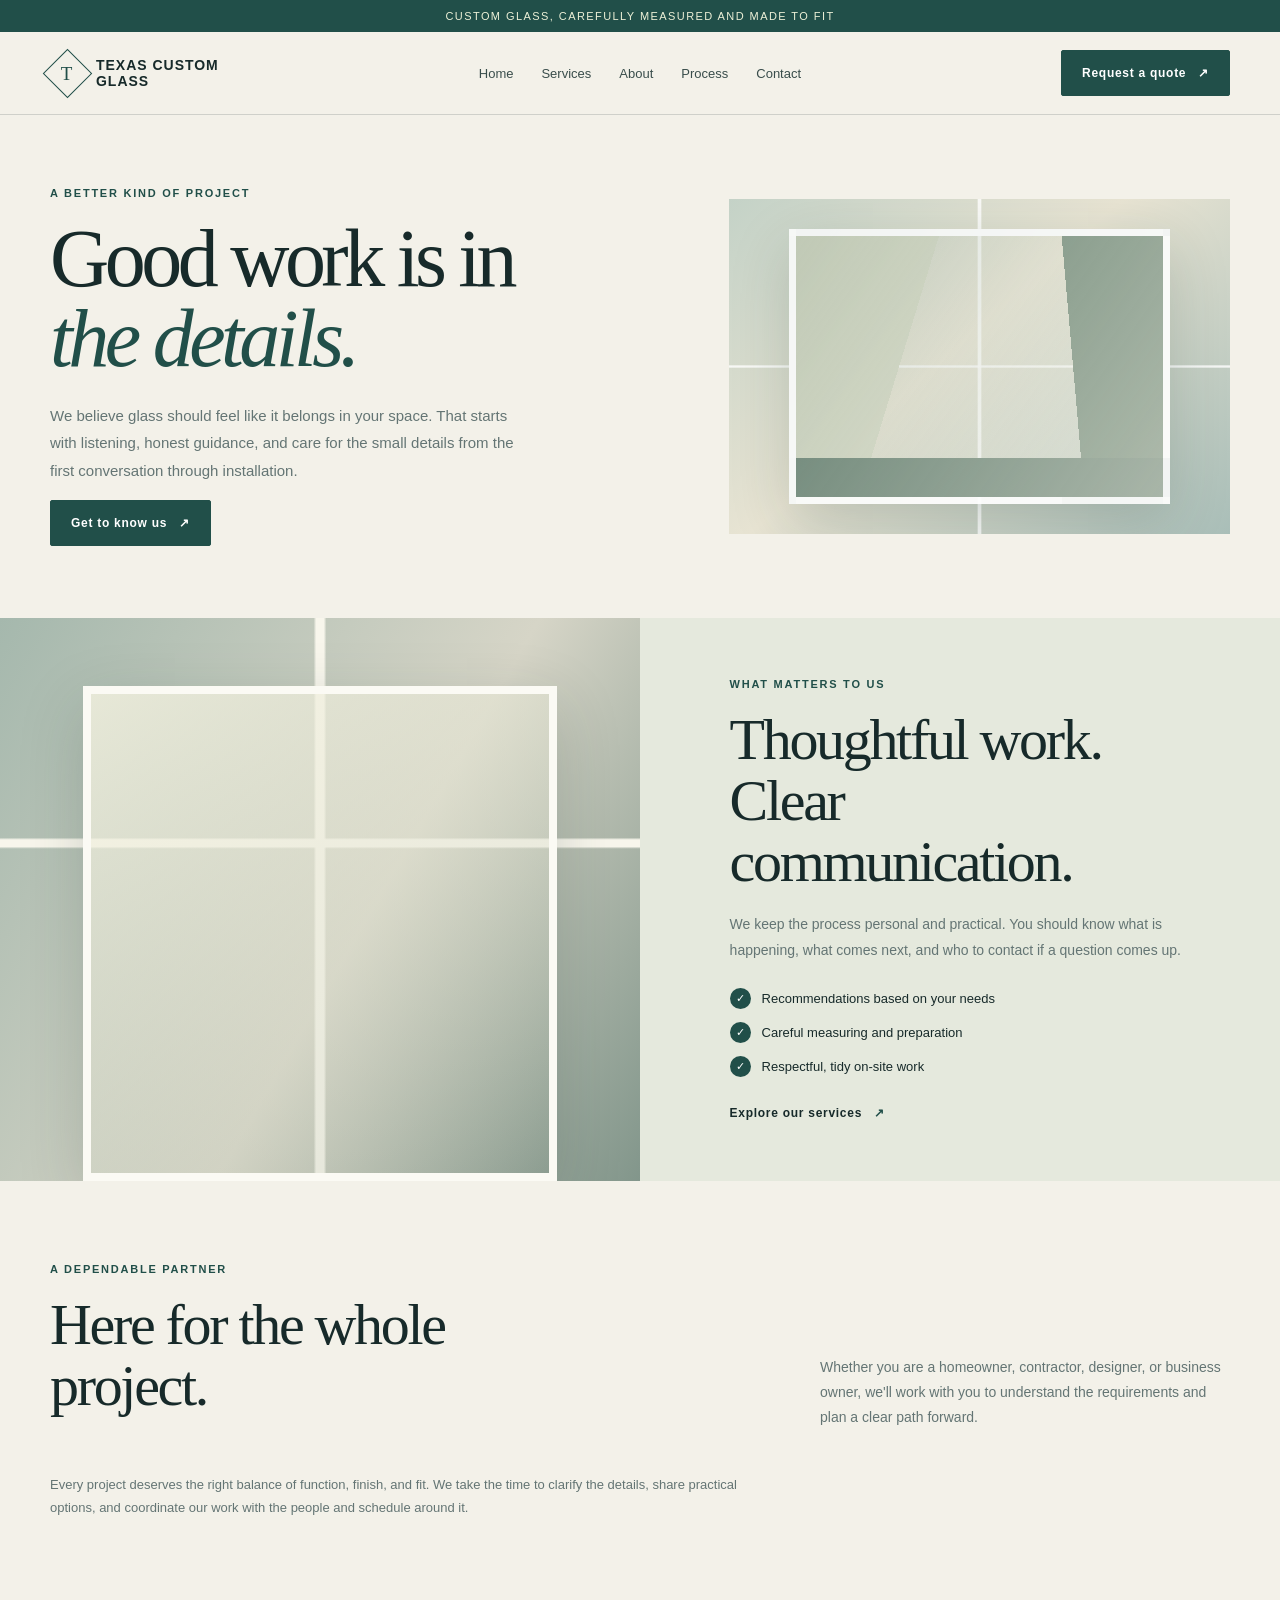
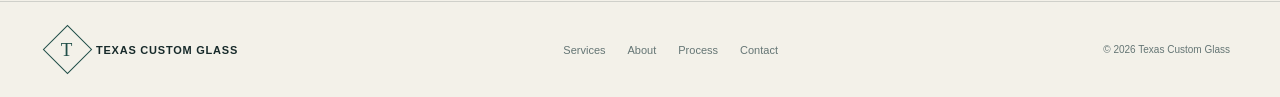
<file: about.html>
<!doctype html>
<html lang="en">
<head>
  <meta charset="utf-8">
  <meta name="viewport" content="width=device-width, initial-scale=1">
  <meta name="description" content="Learn about Texas Custom Glass and our thoughtful approach to custom glass projects.">
  <title>About | Texas Custom Glass</title>
  <link rel="stylesheet" href="styles.css">
</head>
<body>
  <div class="topline">Custom glass, carefully measured and made to fit</div>
  <header><nav class="nav wrap" aria-label="Main navigation">
    <a class="brand" href="index.html"><span class="brand-mark" aria-hidden="true"><span>T</span></span><span>Texas Custom<br>Glass</span></a>
    <button class="menu-button" type="button" aria-label="Open navigation" aria-expanded="false" aria-controls="nav-links">☰</button>
    <div class="nav-links" id="nav-links"><a href="index.html">Home</a><a href="services.html">Services</a><a href="about.html" aria-current="page">About</a><a href="process.html">Process</a><a href="contact.html">Contact</a></div>
    <a class="nav-cta" href="contact.html">Request a quote <span aria-hidden="true">↗</span></a>
  </nav></header>
  <main>
    <section class="page-hero wrap">
      <div><p class="eyebrow">A better kind of project</p><h1>Good work is in<br><em>the details.</em></h1><p>We believe glass should feel like it belongs in your space. That starts with listening, honest guidance, and care for the small details from the first conversation through installation.</p><a class="button" href="contact.html">Get to know us <span aria-hidden="true">↗</span></a></div>
      <div class="page-art" role="img" aria-label="Abstract architectural glass panels in a calm interior"></div>
    </section>
    <section class="feature"><div class="feature-visual" role="img" aria-label="Abstract glass wall bringing natural light into a room"></div><div class="feature-copy"><p class="eyebrow">What matters to us</p><h2>Thoughtful work.<br>Clear communication.</h2><p>We keep the process personal and practical. You should know what is happening, what comes next, and who to contact if a question comes up.</p><ul class="check-list"><li>Recommendations based on your needs</li><li>Careful measuring and preparation</li><li>Respectful, tidy on-site work</li></ul><a class="text-link" href="services.html">Explore our services <span aria-hidden="true">↗</span></a></div></section>
    <section class="section wrap"><div class="section-heading"><div><p class="eyebrow">A dependable partner</p><h2>Here for the whole<br>project.</h2></div><p>Whether you are a homeowner, contractor, designer, or business owner, we'll work with you to understand the requirements and plan a clear path forward.</p></div><p class="body-copy" style="max-width:700px">Every project deserves the right balance of function, finish, and fit. We take the time to clarify the details, share practical options, and coordinate our work with the people and schedule around it.</p></section>
  </main>
  <footer><div class="footer-inner wrap"><a class="brand footer-brand" href="index.html"><span class="brand-mark" aria-hidden="true"><span>T</span></span><span>Texas Custom Glass</span></a><div class="footer-links"><a href="services.html">Services</a><a href="about.html">About</a><a href="process.html">Process</a><a href="contact.html">Contact</a></div><div class="copyright">© <span class="year"></span> Texas Custom Glass</div></div></footer>
  <script src="site.js"></script>
</body>
</html>
</file>
<file: styles.css>
:root {
  color-scheme: light;
  --ink: #172a2a;
  --muted: #647574;
  --paper: #f3f1e9;
  --white: #fffefa;
  --green: #214f49;
  --lime: #d7e36a;
  --line: rgba(23, 42, 42, .16);
  --serif: Georgia, "Times New Roman", serif;
  --sans: "Segoe UI", Arial, sans-serif;
}
* { box-sizing: border-box; }
html { scroll-behavior: smooth; }
body { margin: 0; color: var(--ink); background: var(--paper); font-family: var(--sans); -webkit-font-smoothing: antialiased; }
a { color: inherit; }
button, input, select, textarea { font: inherit; }
.wrap { width: min(1180px, calc(100% - 48px)); margin-inline: auto; }
.topline { padding: 10px 24px; color: #ecf0d7; background: var(--green); text-align: center; font-size: 11px; letter-spacing: .13em; text-transform: uppercase; }
header { position: relative; z-index: 3; border-bottom: 1px solid var(--line); }
.nav { min-height: 82px; display: flex; align-items: center; justify-content: space-between; gap: 30px; }
.brand { display: inline-flex; align-items: center; gap: 11px; text-decoration: none; font-size: 14px; font-weight: 750; letter-spacing: .07em; text-transform: uppercase; }
.brand-mark { width: 35px; height: 35px; display: grid; place-items: center; border: 1px solid var(--green); color: var(--green); font-family: var(--serif); font-size: 19px; font-weight: 400; transform: rotate(45deg); }
.brand-mark span { transform: rotate(-45deg); }
.nav-links { display: flex; align-items: center; gap: 28px; }
.nav-links a { color: #394d4b; text-decoration: none; font-size: 13px; }
.nav-links a:hover, .footer-links a:hover { color: var(--green); text-decoration: underline; }
.nav-cta, .button { min-height: 46px; display: inline-flex; align-items: center; justify-content: center; gap: 12px; padding: 0 20px; border: 1px solid var(--green); border-radius: 2px; background: var(--green); color: white; text-decoration: none; font-size: 12px; font-weight: 700; letter-spacing: .06em; transition: background .2s, transform .2s; cursor: pointer; }
.nav-cta:hover, .button:hover { background: #173d38; transform: translateY(-1px); }
.menu-button { display: none; width: 42px; height: 42px; border: 1px solid var(--line); background: transparent; color: var(--ink); cursor: pointer; }
.eyebrow { margin: 0 0 20px; color: var(--green); font-size: 11px; font-weight: 750; letter-spacing: .16em; text-transform: uppercase; }
h1, h2, h3, p { margin-top: 0; }
h1, h2 { font-family: var(--serif); font-weight: 400; }
h1 { margin-bottom: 22px; font-size: clamp(52px, 7vw, 82px); line-height: .98; letter-spacing: -.055em; }
h1 em { color: var(--green); font-weight: 400; }
h2 { margin-bottom: 18px; font-size: clamp(38px, 5vw, 58px); line-height: 1.05; letter-spacing: -.04em; }
.page-hero { min-height: 390px; display: grid; grid-template-columns: 1fr .8fr; align-items: center; gap: 52px; padding-block: 72px; }
.page-hero p:not(.eyebrow) { max-width: 470px; color: var(--muted); font-size: 15px; line-height: 1.85; }
.hero-art, .page-art { position: relative; min-height: 335px; overflow: hidden; background: linear-gradient(90deg, transparent 49.5%, rgba(255,255,255,.82) 49.8%, rgba(255,255,255,.82) 50.2%, transparent 50.5%), linear-gradient(0deg, transparent 49.5%, rgba(255,255,255,.82) 49.8%, rgba(255,255,255,.82) 50.2%, transparent 50.5%), linear-gradient(138deg, #c4d2c7, #e8e4d3 45%, #a9beb8); }
.hero-art::before, .page-art::before { content: ""; position: absolute; inset: 9% 12%; border: 7px solid rgba(255,255,255,.9); background: linear-gradient(125deg, rgba(91,124,111,.18), rgba(250,248,237,.45)), linear-gradient(0deg, #667f70 0 15%, transparent 15%), linear-gradient(107deg, #d6dac5 0 32%, transparent 32%), linear-gradient(265deg, #708876 0 26%, transparent 26%); box-shadow: 0 18px 55px rgba(22,51,46,.18); }
.home-hero { min-height: 500px; grid-template-columns: 1fr .94fr; gap: 64px; padding-block: 68px; }
.home-hero-copy > p:not(.eyebrow) { max-width: 470px; color: var(--muted); font-size: 17px; line-height: 1.8; }
.home-hero-art { min-height: 430px; border-radius: 2px; background-color: #b6c8bc; background-image: url("images/window-installation.png"); background-position: center; background-size: cover; box-shadow: 0 24px 60px rgba(23,42,42,.13); }
.home-hero-art::before { content: none; }
.home-hero-art::after { content: ""; position: absolute; inset: 0; background: linear-gradient(180deg, transparent 55%, rgba(23,42,42,.2)); pointer-events: none; }
.home-hero .hero-note { z-index: 1; left: 6%; bottom: 6%; width: 205px; }
.home-hero-actions { display: flex; align-items: center; gap: 24px; flex-wrap: wrap; }
.process-hero-image { background-color: #b6c8bc; background-image: url("images/window-installation.png"); background-position: center; background-size: cover; }
.process-hero-image::before { content: none; }
.process-page-hero .hero-note { left: 6%; bottom: 6%; width: 205px; }
.home-value-strip { display: grid; grid-template-columns: repeat(3, 1fr); gap: 24px; padding-block: 26px; border-top: 1px solid var(--line); border-bottom: 1px solid var(--line); }
.home-value-item { padding-left: 18px; border-left: 3px solid var(--lime); }
.home-value-item .eyebrow { margin-bottom: 8px; font-size: 9px; }
.home-value-item strong, .home-value-item span { display: block; }
.home-value-item strong { margin-bottom: 5px; font-family: var(--serif); font-size: 20px; font-weight: 400; }
.home-value-item span { color: var(--muted); font-size: 12px; line-height: 1.6; }
.home-services { padding-top: 76px; }
.hero-note { position: absolute; left: 0; bottom: 8%; width: 168px; padding: 17px; background: var(--lime); box-shadow: 0 12px 30px rgba(23,42,42,.12); }
.hero-note strong { display: block; margin-bottom: 6px; font-family: var(--serif); font-size: 23px; font-weight: 400; }
.hero-note span { color: #445239; font-size: 11px; line-height: 1.5; }
.section { padding-block: 82px; }
.section-heading { display: flex; align-items: end; justify-content: space-between; gap: 40px; margin-bottom: 38px; }
.section-heading > p { max-width: 410px; margin-bottom: 4px; color: var(--muted); font-size: 14px; line-height: 1.8; }
.services-grid { display: grid; grid-template-columns: repeat(3, 1fr); gap: 14px; }
.service-card { min-height: 325px; padding: 0; border: 1px solid var(--line); background: var(--white); transition: transform .2s, box-shadow .2s; }
.service-card:hover { transform: translateY(-4px); box-shadow: 0 12px 35px rgba(23,42,42,.08); }
.service-image { min-height: 175px; background-color: #e5e9dd; background-position: center; background-size: cover; }
.service-card-link { display: inline-flex; margin: 0 22px 22px; }
.service-detail-image { background-position: center; background-size: cover; }
.service-detail-image::before { content: none; }
.service-detail-copy { max-width: 760px; }
.service-detail-copy > p:not(.eyebrow) { color: var(--muted); font-size: 14px; line-height: 1.9; }
.related-services-grid { display: grid; grid-template-columns: repeat(3, 1fr); gap: 14px; }
.related-service-card { display: block; overflow: hidden; border: 1px solid var(--line); background: var(--white); color: inherit; text-decoration: none; transition: transform .2s, box-shadow .2s; }
.related-service-card:hover { transform: translateY(-4px); box-shadow: 0 12px 35px rgba(23,42,42,.08); }
.related-service-card:focus-visible { outline: 2px solid var(--green); outline-offset: 3px; }
.related-service-image { display: block; min-height: 160px; background-color: #e5e9dd; background-position: center; background-size: cover; }
.related-service-card-content { display: flex; flex-direction: column; gap: 10px; padding: 16px 18px 18px; }
.related-service-card-content strong { font-family: var(--serif); font-size: 19px; font-weight: 400; }
.related-service-card-content .text-link { color: var(--green); }
.service-card h3 { margin: 20px 22px 10px; }
.service-card p { margin: 0 22px 24px; }
.service-icon { width: 44px; height: 44px; display: grid; place-items: center; margin-bottom: 27px; border: 1px solid #c5d2c4; color: var(--green); font-family: var(--serif); font-size: 22px; }
.service-card h3, .process-step h3 { margin-bottom: 11px; font-family: var(--serif); font-size: 22px; font-weight: 400; }
.service-card p, .body-copy { margin-bottom: 0; color: var(--muted); font-size: 13px; line-height: 1.8; }
.service-card p { margin-bottom: 24px; }
.feature { display: grid; grid-template-columns: 1fr 1fr; background: #e5e9dd; }
.feature-visual { min-height: 420px; position: relative; overflow: hidden; background: linear-gradient(90deg, transparent 49%, #f8f6ec 49.4%, #f8f6ec 50.6%, transparent 51%), linear-gradient(0deg, transparent 59%, #f8f6ec 59.4%, #f8f6ec 60.6%, transparent 61%), linear-gradient(120deg, #a5b8ad, #d6d5c7 56%, #82968b); }
.feature-visual::before { content: ""; position: absolute; inset: 12% 13% 0; border: 8px solid #fbfaf4; background: linear-gradient(145deg, rgba(244,242,224,.8), rgba(79,106,91,.12)); box-shadow: 0 20px 60px rgba(24,46,40,.18); }
.home-feature-visual { background-color: #c9d6cb; background-image: url("images/frameless-shower.png"); background-position: center; background-size: cover; }
.home-feature-visual::before { content: none; }
.feature-copy { align-self: center; padding: 60px clamp(32px, 7vw, 90px); }
.feature-copy > p:not(.eyebrow) { margin-bottom: 24px; color: var(--muted); font-size: 14px; line-height: 1.9; }
.check-list { display: grid; gap: 13px; margin: 0 0 26px; padding: 0; list-style: none; }
.check-list li { display: flex; align-items: center; gap: 11px; font-size: 13px; }
.check-list li::before { content: "✓"; width: 21px; height: 21px; display: grid; place-items: center; border-radius: 50%; background: var(--green); color: white; font-size: 11px; }
.text-link { text-decoration: none; font-size: 12px; font-weight: 700; letter-spacing: .06em; }
.text-link span { padding-left: 8px; color: var(--green); }
.process { background: var(--green); color: var(--white); }
.process .eyebrow { color: var(--lime); }
.process .section-heading > p, .process-step p { color: #c4d1c9; }
.process-grid { display: grid; grid-template-columns: repeat(3, 1fr); gap: 34px; margin-top: 45px; }
.process-step { padding-top: 21px; border-top: 1px solid rgba(255,255,255,.35); }
.process-step span { color: var(--lime); font-family: var(--serif); font-size: 16px; }
.process-step h3 { margin: 22px 0 12px; font-size: 25px; }
.process-step p { max-width: 310px; margin-bottom: 0; font-size: 13px; line-height: 1.8; }
.process-detail-section { background: #e5e9dd; color: var(--ink); }
.process-detail-section .eyebrow { color: var(--green); }
.process-detail-section .section-heading > p { color: var(--muted); }
.process-detail-section .process-grid { gap: 16px; }
.process-detail-section .process-step { min-height: 265px; padding: 26px; border: 1px solid var(--line); background: var(--white); }
.process-detail-section .process-step span { display: inline-flex; padding: 7px 9px; background: #e5e9dd; color: var(--green); font-family: var(--sans); font-size: 10px; font-weight: 750; letter-spacing: .1em; }
.process-detail-section .process-step h3 { margin-top: 25px; }
.process-detail-section .process-step p { color: var(--muted); }
.process-next-step { background: var(--white); }
.process-next-step-inner { display: flex; align-items: center; justify-content: space-between; gap: 40px; }
.process-next-step-inner > div { max-width: 600px; }
.process-next-step-inner h2 { margin-bottom: 12px; }
.process-next-step-inner p:not(.eyebrow) { margin-bottom: 0; color: var(--muted); font-size: 14px; line-height: 1.8; }
.contact-hero .button { margin-top: 5px; }
.contact-hero-image { background-color: #b6c8bc; background-image: url("images/window-installation.png"); background-position: center; background-size: cover; }
.contact-hero-image::before { content: none; }
.contact-hero .hero-note { left: 6%; bottom: 6%; width: 205px; }
.home-contact { background: var(--lime); }
.home-contact-inner { min-height: 300px; display: flex; align-items: center; justify-content: space-between; gap: 40px; padding-block: 60px; }
.home-contact .eyebrow { margin-bottom: 14px; }
.home-contact h2 { margin-bottom: 14px; }
.home-contact-inner > div > p:not(.eyebrow) { max-width: 470px; margin-bottom: 0; color: #445239; font-size: 14px; line-height: 1.8; }
.home-contact .button { flex-shrink: 0; }
.quote-section { background: #e5e9dd; }
.quote-layout { display: grid; grid-template-columns: .8fr 1.2fr; align-items: start; gap: 70px; }
.quote-intro > p:not(.eyebrow) { max-width: 380px; color: var(--muted); font-size: 14px; line-height: 1.8; }
.contact-methods { display: grid; gap: 10px; margin-block: 28px 30px; }
.contact-detail { display: grid; gap: 8px; padding: 16px; border: 1px solid var(--line); background: var(--white); font-size: 13px; }
.contact-detail span { color: var(--muted); font-size: 11px; letter-spacing: .1em; text-transform: uppercase; }
.contact-detail a { width: fit-content; color: var(--green); font-weight: 650; text-decoration-thickness: 1px; text-underline-offset: 3px; }
.contact-start { padding-top: 22px; border-top: 1px solid var(--line); }
.contact-start .eyebrow { margin-bottom: 12px; }
.contact-start ul { display: grid; gap: 9px; margin: 0; padding: 0; color: var(--muted); font-size: 12px; line-height: 1.6; list-style: none; }
.contact-start li { position: relative; padding-left: 18px; }
.contact-start li::before { position: absolute; left: 0; color: var(--green); content: "✓"; }
.quote-form { display: grid; grid-template-columns: 1fr 1fr; gap: 18px; padding: 32px; border: 1px solid var(--line); background: var(--white); box-shadow: 0 18px 45px rgba(23,42,42,.06); }
.quote-form-heading { grid-column: 1 / -1; padding-bottom: 14px; border-bottom: 1px solid var(--line); }
.quote-form-heading .eyebrow { margin-bottom: 9px; }
.quote-form-heading h3 { margin-bottom: 7px; font-family: var(--serif); font-size: 28px; font-weight: 400; }
.quote-form-heading > p:last-child { margin-bottom: 0; color: var(--muted); font-size: 11px; }
.quote-form-heading > p:last-child span, .field label span { color: var(--green); }
.field { display: grid; gap: 8px; }
.field.full { grid-column: 1 / -1; }
.field label { font-size: 11px; font-weight: 700; letter-spacing: .05em; }
.field input, .field select, .field textarea { width: 100%; min-height: 48px; padding: 12px 13px; border: 1px solid var(--line); border-radius: 2px; outline: none; background: #fbfaf6; color: var(--ink); font-size: 13px; }
.field textarea { min-height: 132px; resize: vertical; }
.field input:focus, .field select:focus, .field textarea:focus { border-color: var(--green); box-shadow: 0 0 0 2px rgba(33,79,73,.1); }
.form-bottom { grid-column: 1 / -1; display: flex; align-items: flex-start; gap: 16px; flex-wrap: wrap; }
.form-note, .form-status { margin: 0; color: var(--muted); font-size: 11px; line-height: 1.6; }
.form-bottom .form-note { flex: 1 1 220px; padding-top: 3px; }
.form-status { flex-basis: 100%; color: var(--green); }
footer { padding-block: 30px; border-top: 1px solid var(--line); }
.footer-inner { display: flex; align-items: center; justify-content: space-between; gap: 20px; }
.footer-brand { font-size: 11px; }
.footer-links { display: flex; gap: 22px; }
.footer-links a { color: var(--muted); text-decoration: none; font-size: 11px; }
.copyright { color: var(--muted); font-size: 10px; }
@media (max-width: 900px) {
  .services-grid { grid-template-columns: repeat(2, 1fr); }
  .home-hero { gap: 32px; }
  .home-hero-art { min-height: 370px; }
  .page-hero { gap: 28px; }
  .feature-copy { padding: 45px 32px; }
  .process-detail-section .process-step { min-height: 0; }
  .quote-layout { gap: 40px; }
}
@media (max-width: 680px) {
  .wrap { width: min(100% - 36px, 520px); }
  .topline { padding: 9px 14px; font-size: 9px; }
  .nav { min-height: 70px; }
  .menu-button { display: block; margin-left: auto; }
  .nav-cta { min-height: 40px; padding-inline: 13px; font-size: 10px; }
  .nav-links { position: absolute; top: 69px; left: 0; right: 0; display: none; padding: 18px 24px 22px; border-bottom: 1px solid var(--line); background: var(--paper); }
  .nav-links.is-open { display: grid; gap: 18px; }
  .page-hero { grid-template-columns: 1fr; gap: 28px; padding-block: 50px; }
  .home-hero { gap: 32px; padding-block: 50px; }
  .home-hero-art { min-height: 330px; }
  .home-value-strip { grid-template-columns: 1fr; gap: 20px; }
  .home-contact-inner { min-height: 0; align-items: flex-start; flex-direction: column; gap: 28px; padding-block: 48px; }
  .process-next-step-inner { align-items: flex-start; flex-direction: column; gap: 24px; }
  .page-art, .hero-art { min-height: 290px; }
  .section { padding-block: 62px; }
  .section-heading { align-items: start; flex-direction: column; gap: 14px; margin-bottom: 28px; }
  .services-grid { gap: 10px; }
  .related-services-grid { grid-template-columns: repeat(2, 1fr); }
  .service-card { min-height: 300px; }
  .service-image { min-height: 145px; }
  .service-card h3 { margin: 17px 15px 9px; font-size: 19px; }
  .service-card p { margin: 0 15px 18px; }
  .service-card-link { margin: 0 15px 18px; }
  .feature { grid-template-columns: 1fr; }
  .feature-visual { min-height: 290px; }
  .feature-copy { padding: 45px 24px 52px; }
  .process-grid { grid-template-columns: 1fr; gap: 30px; margin-top: 36px; }
  .process-step h3 { margin-top: 16px; }
  .quote-layout { grid-template-columns: 1fr; gap: 32px; }
  .quote-form { padding: 24px; }
  .quote-form { gap: 14px; }
  .footer-inner { align-items: flex-start; flex-direction: column; }
  .footer-links { flex-wrap: wrap; }
}
@media (max-width: 390px) {
  .nav-cta { display: none; }
  .related-services-grid { grid-template-columns: 1fr; }
  .quote-form { grid-template-columns: 1fr; }
  .field.full, .form-bottom { grid-column: auto; }
}
@media (prefers-reduced-motion: reduce) {
  html { scroll-behavior: auto; }
  *, *::before, *::after { transition-duration: .01ms !important; }
}
</file>
